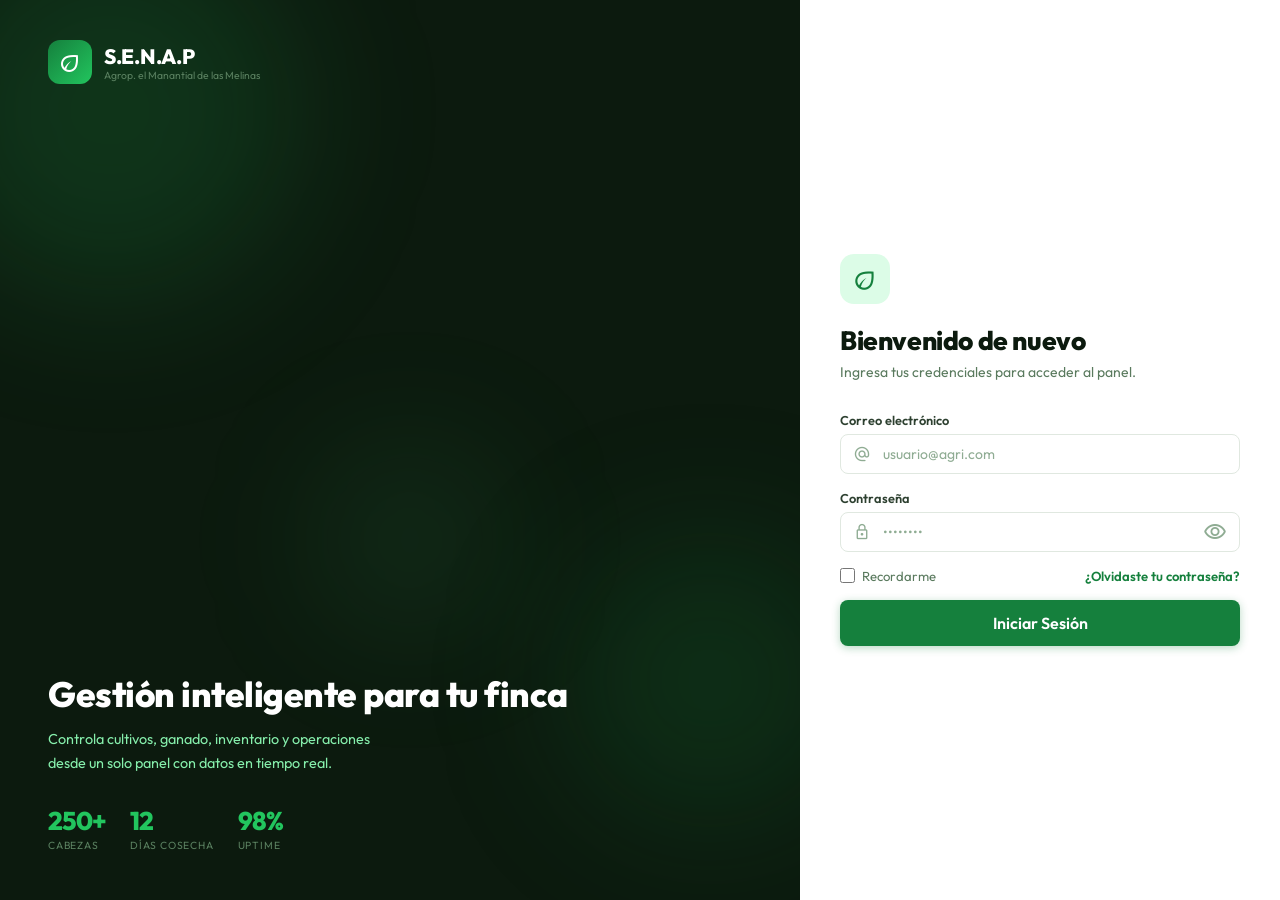
<file: vista/index.html>
<!DOCTYPE html>
<html lang="es">
<head>
<meta charset="UTF-8"/>
<meta http-equiv="refresh" content="0; url=login.html"/>
<title>S.E.N.A.P</title>
<script>window.location.href = 'login.html';</script>
</head>
<body></body>
</html>
</file>
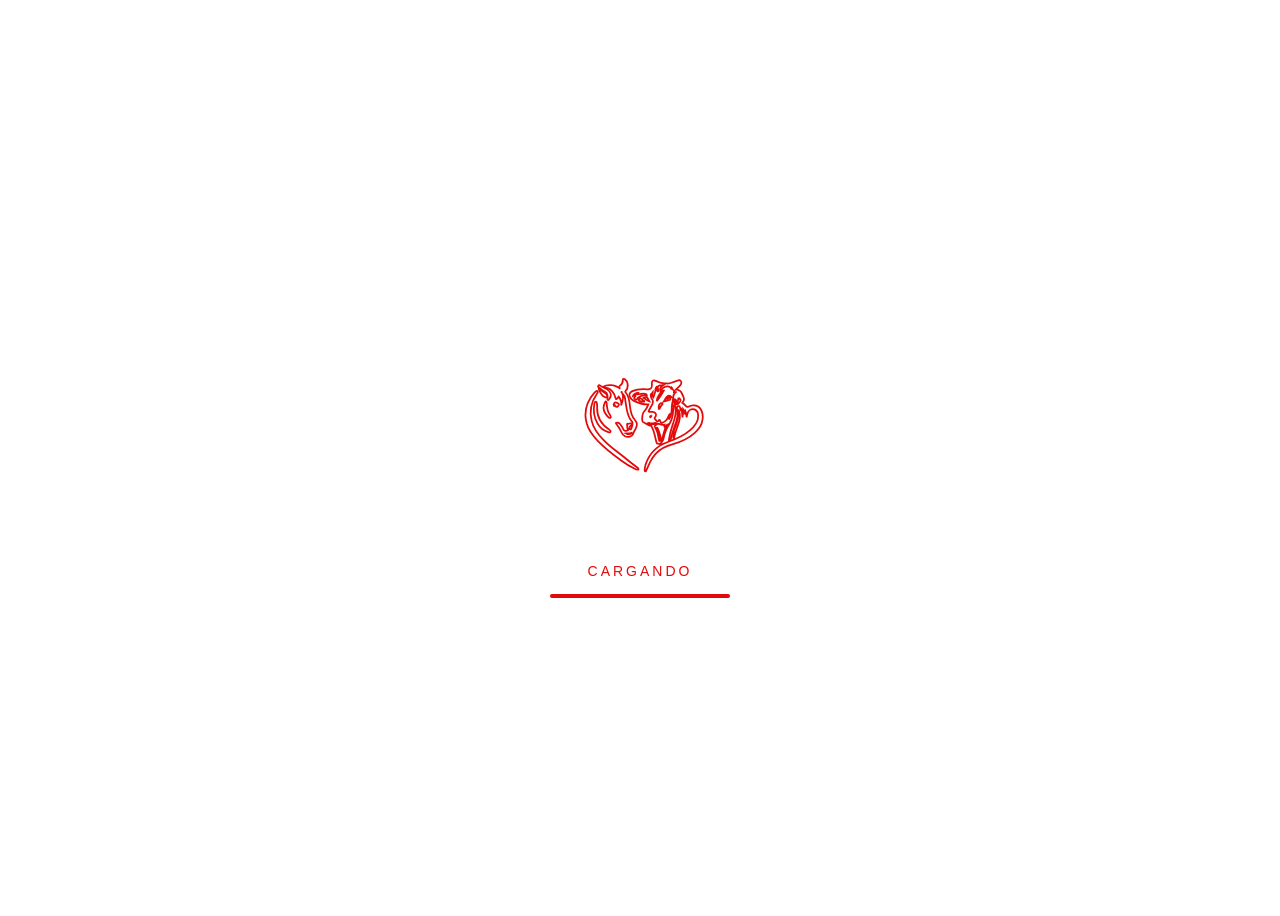
<file: LOGO.html>
<!DOCTYPE html>
<html lang="es">
<head>
<meta charset="UTF-8">
<title>Preloader PRO</title>

<style>
body{
    display:flex;
    justify-content:center;
    align-items:center;
    height:100vh;
    background:#ffffff;
    overflow:hidden;
}

/* CONTENEDOR GENERAL (YA NO TIENE ZOOM) */
.loader{
    display:flex;
    flex-direction:column;
    align-items:center;
}

/* CONTENEDOR SOLO DEL LOGO */
.logo{
    animation: zoomIn 2s ease forwards;
}

/* SVG */
svg{
    width:220px;
}

/* PATHS */
path{
    fill:none;
    stroke:#e20a0a;
    stroke-width:0.8;

    stroke-dasharray:1000;
    stroke-dashoffset:1000;

    filter: drop-shadow(0 0 8px #2e2a2a00);

    animation: draw 2s ease forwards;
}

/* DIBUJO */
@keyframes draw{
    to{
        stroke-dashoffset:0;
    }
}

/* ZOOM SOLO PARA EL LOGO */
@keyframes zoomIn{
    0%{
        transform:scale(0.6);
        opacity:0;
    }
    100%{
        transform:scale(1);
        opacity:1;
    }
}

/* TEXTO */
.loader-text{
    margin-top:20px;
    font-family:Arial;
    font-size:14px;
    letter-spacing:3px;
    color:#e20a0a;
}

/* BARRA (YA NO SE MUEVE) */
.progress{
    margin-top:15px;
    width:180px;
    height:4px;
    background:#222;
    border-radius:10px;
    overflow:hidden;
}

.bar{
    height:100%;
    width:0%;
    background:#e20a0a;
    box-shadow:0 0 10px #e20a0a;

    animation: loading 3s ease forwards;
}

/* CARGA */
@keyframes loading{
    from{ width:0%; }
    to{ width:100%; }
}
</style>
</head>

<body>

<div class="loader">

    <!-- SOLO ESTE HACE ZOOM -->
    <div class="logo">
        <svg viewBox="0 0 100 100">
<g>
	<path d="M55.4,33.7c-0.7,0.6-0.6,1.3-0.3,2c0.1,0.2,0.1,0.4,0.3,0.6c0.7,1,0.6,2-0.1,3c-0.5,0.8-0.9,1.6-1.3,2.4   c-0.2,0.4-0.1,0.5,0.3,0.5c0.5,0,1,0.1,1.4,0c1-0.1,1.9,1,1.5,1.8c0,0.1-0.1,0.2-0.1,0.3c-0.1,0.3-0.6,0.6-0.5,0.9   c0.2,0.4,0.6,0.7,0.9,1.1c0.4,0.4,0.7,0.2,1-0.1c0.1-0.1,0-0.3,0.3-0.3s0.2,0.3,0.3,0.4c0.2,0.7,0.6,1,1.2,0.8   c0.6-0.2,1-0.6,1.4-0.9c0.8-0.6,1-1.5,1.4-2.3c0.2-0.3,0.2-0.9,0.7-0.8c0.3,0.1,0,0.6-0.1,0.9c-0.2,0.6-0.4,1.1-0.6,1.7   c1.7-2.1,1.1-4.7,1.5-7.1c0.6,0.7,0.8,1.5,0.6,2.2c-0.2,0.9-0.2,1.8-0.3,2.7c-0.2,1.4-0.6,2.7-1.4,4c-1.4,2.1-2.4,4.4-2.8,6.9   c-0.1,0.8-0.8,1.4-1.1,2.1c-0.2,0.4-1,0.2-1.5,0.2c-0.4,0-0.5-0.2-0.6-0.6c-0.4-1.5-0.7-3-1.1-4.4c-0.2-1-0.7-1.9-1.1-2.8   c-0.1-0.3-0.3-0.4-0.6-0.4c-0.1,0-0.1,0-0.2,0c-1.1-0.4-2-1.2-3.1-1.7c-0.3-0.2-0.4-0.6-0.4-1c0-1.5-0.2-3,1.3-4.3   c0.8-0.7,1.1-1.8,1.5-2.7c-2.4,0.1-4.6-0.6-6.6-1.6c-0.7-0.3-1.2-0.8-1.6-1.4c-0.8-1.2-0.5-2.3,0.9-3c1.8-0.8,3.8-1,5.8-0.9   c0.2,0,0.5,0.1,0.7,0.1c1.8,0.2,2.6-0.6,2.4-2.2c-0.1-0.4-0.1-0.8,0.1-1.2c0.2-0.7,0.7-0.9,1.3-0.6c0.8,0.4,1.8,0.7,2.7,1   c0.8,0.3,1.7,0.2,2.5,0.3c1.4,0.2,2.5-0.4,3.7-0.8c0.4-0.2,0.9-0.4,1.3-0.5c0.5-0.2,1.1-0.3,1.5,0.1c0.5,0.4,0.4,0.8,0.2,1.3   c-0.2,0.6-0.7,1.1-1.1,1.5s-0.8,0.7-1.2,1.1c0.3,0.2,0.5,0.1,0.8,0.2c0.6,0.2,1.2,0.4,1.5,1c0.4,0.7,0.7,1.4,1,2.1   c0.5,1,0.4,1.9-0.5,2.8c0.6,0.4,1.1,0.8,1.6,1.4c0.3,0.4,0.7,0.5,1.3,0.3c0.6-0.2,1.2-0.4,1.8-0.5c1.5-0.3,2.7,0.2,3.5,1.4   c1.1,1.6,1.3,3.4,1,5.2c-0.3,2.4-1.7,4.3-3.5,5.9c-2.8,2.5-6.2,4.1-9.9,5.1c-3.1,0.8-5.8,2.1-7.9,4.4c-1,1.1-1.9,2.4-2.5,3.7   c-0.6,1.3-1.2,2.6-1.8,3.9c-0.1,0.2-0.1,0.4-0.4,0.4c-0.3,0-0.3-0.3-0.3-0.5c0-0.9,0.2-1.7,0.4-2.5c1.6-5,4.9-8.6,10.4-10.5   c3.6-1.3,7.1-2.8,9.9-5.3c1.6-1.4,3-2.9,3.5-5c0.2-1,0.3-2.1-0.1-3.1C75.7,41.6,75,41,74.1,41c-1.1,0-2.2,0.9-2.5,1.8   c-0.2,0.6-0.3,1.3-0.4,1.9c-0.2-1-0.2-2-0.6-3c-0.2,0.3-0.2,0.7-0.3,1.1c-0.4-0.6-0.2-1.3-0.7-1.9c0,1.4,0,2.6-0.3,3.8   c-0.1-0.7-0.1-1.4-0.2-2.1c-0.1-0.7-0.2-1.4-0.5-2.1c0,0.4,0,0.8,0,1.2c-0.3-0.6-0.3-1.2-0.5-1.8c-0.1-0.4-0.2-0.4-0.7-0.3   c-0.8,0.2-0.7,0.5-0.6,1.1c0.4,2.1,0.3,4.2-0.4,6.2c-0.9,2.5-1.9,5.1-2.4,7.7c-0.1,0.5-0.3,0.8-0.9,0.8c0-0.8,0.2-1.5,0.4-2.3   c0.4-2.6,1.5-5.2,2.2-7.7s0.7-5-0.2-7.5c0-0.1-0.1-0.2-0.1-0.3s-0.1-0.1-0.1-0.2c-0.3,0.1-0.1,0.5-0.5,0.6c0.1-0.9,0.2-1.7,0.3-2.6   c0.1-0.9,0.4-1.6,1.2-2.2c-0.4-0.3-0.6,0-0.9,0c0-0.2,0.2-0.3,0.3-0.6c-0.9,0-0.7-0.8-1.2-1.3c0,0.3-0.1,0.5-0.1,0.7   c-0.4-1.3-1.6-1.5-2.8-1.3c-1.3,0.2-1.7,1.3-2.3,2.2c-0.4-0.9,0-2,1.2-2.8c-0.7,0-1.3,0-1.8,0.2c-0.5,0.1-0.7,0.5-0.6,0.9   c0.1,0.4,0.1,0.9,0.2,1.3c0,0.1,0.1,0.3-0.1,0.4c-0.2,0.1-0.3-0.1-0.4-0.2c-0.4-0.5-0.5-1.1-0.2-1.7c0.1,0,0.1-0.1,0.1-0.2   c-0.1-0.1-0.1,0-0.2,0.1c-0.4,0.3-0.5,0.7-0.5,1.2c0.1,1.2-0.6,2.3-0.9,3.5c-0.8-0.7-0.7-1.4-0.3-2.2c0-0.1,0-0.1,0-0.2   C55.5,33.6,55.5,33.7,55.4,33.7z M58.8,55.6c0.1,0,0.1,0,0.2,0c0-0.3,0-0.5-0.1-0.8c-0.3-1.6-0.7-3.2-1.3-4.8   c-0.1-0.2-0.2-0.5,0-0.6c0.3-0.1,0.4,0.2,0.5,0.4c0.5,1,0.8,2.1,1.1,3.2c0.2,0.9,0.2,1.8,0.7,2.6c0.5-2.5,1-5,2.3-7.4   c-0.6,0.3-0.6,0.8-1,1c-0.3-0.4-0.2-0.7-0.1-1.1c-1.2,0.3-2.1-0.7-3.3-0.5c-0.5-0.5-1.1-0.4-1.8-0.2c-0.5,0.1-1,0-1.5-0.1   c-0.3-0.1-0.7-0.1-1,0.1c0.3,0,0.6,0.1,0.9,0.2c0.7,0.3,1.4,0.4,2.1,0.1c0.4-0.2,0.7-0.1,1.1,0.2c-0.2,0.1-0.3,0.2-0.4,0.3   c-0.6,0.3-0.7,0.6-0.3,1.1c0.5,0.8,0.8,1.6,1.1,2.5C58.2,53.1,58.5,54.3,58.8,55.6z M53.1,35c0.1-0.7-0.1-0.9-0.8-1   c-1-0.1-2,0-2.9,0.2c-0.4,0.1-0.7,0.1-1.1,0c0.2-0.3,0.6-0.3,0.8-0.6c-1.1,0-2.2,0.7-2.3,1.4c0.2-0.1,0.3-0.2,0.5-0.3   s0.4-0.1,0.6,0.1c0.2,0.2,0,0.3-0.1,0.5c-0.1,0.1-0.1,0.2-0.2,0.2c-0.3,0.3-0.5,0.6,0,0.9c0.4,0.2,0.8,0.6,1.1-0.1   c0.1-0.3,0.4-0.5,0.7-0.7C50.5,34.8,51.8,34.5,53.1,35z M67.5,35.8c-0.2,0.8-0.2,1.6-0.7,2.3c-0.3-0.3-0.2-0.8-0.4-1.1   c-0.1-0.3-0.3-0.6-0.7-0.6c-0.4,0-0.5,0.3-0.6,0.7c0.5-0.2,0.6,0.1,0.7,0.3c0.2,0.4,0.3,0.7,0.5,1.1c0.2,0.4,0.4,0.4,0.8,0.2   s0.6-0.6,0.9-0.9C68.7,36.8,68.7,36.8,67.5,35.8z M52.3,37.6c-0.7-0.4-1.2-1-1.8-1.4c-0.4-0.3-0.7,0.1-1,0.4   c-0.3,0.2,0,0.4,0.2,0.6C50.5,37.6,51.4,37.6,52.3,37.6z M51.2,35.8c1.3,0.3,1.8,1.4,3.1,1.7c-0.4-0.7-0.7-1.3-1-1.9l-0.1-0.1   C52.6,36,52,35.5,51.2,35.8z M55.3,43.9c-0.2,0-0.4,0.1-0.5,0.2c-0.1,0.1-0.4,0.3-0.2,0.5s0.3-0.1,0.4-0.2   C55.2,44.2,55.3,44.1,55.3,43.9z"/>
	<path d="M41.9,33.7c0.9,1.9,0.3,3.7-0.5,5.6c0.3-1.4-0.1-2.8-1.1-4c-0.2,0.3-0.4,0.6-0.7,0.9c-0.1,0.1-0.2,0.3-0.5,0.2   c-0.2-0.1-0.1-0.2-0.2-0.4c-0.2-0.7-0.4-1.4-0.8-2.1c-0.8-1.4-1.9-2.4-3.7-2.7c-0.4-0.1-0.8-0.2-1.1-0.4c0.7-0.5,2.3-0.8,3.9-0.7   c1.1,0,1.5,0.2,3.6,1.4c0.1-0.1,0-0.2-0.1-0.3c-0.3-0.3-0.2-0.5,0.1-0.8c0.9-0.7,1.5-1.6,1.4-2.8c0-0.2,0-0.4,0.2-0.4   c0.2-0.1,0.4,0,0.6,0.1c0.8,0.6,1.3,1.4,1.4,2.3c0.1,1.2,0,2.3-1,3.2c-0.2,0.2-0.2,0.3,0,0.5c1.6,1.7,1.8,3.9,2,6   c0.1,1.4,0.4,2.7,0.8,4c0.3,0.9,0.8,1.8,1.5,2.6c1.1,1.2,1.1,2.5,0.4,3.8c-0.4,0.8-1,1.6-1.2,2.5c-0.3,1.2-2.4,1.7-3.7,1.1   c-0.8-0.4-1.3-1-1.6-1.7c-0.6-1.4-1.4-2.7-2.4-4c-0.3-0.3-0.1-0.5,0.2-0.5c0.6-0.1,1,0.1,1.4,0.5c0.7,0.8,1.2,1.6,1.6,2.5   c0.3,0.8,1.3,1,2.1,0.5c0.2-0.1,0.2-0.2,0.1-0.4c-0.6-0.6-0.3-1.5-0.5-2.2c0-0.2,0.1-0.4,0.3-0.4c0.5,0.1,0.8-0.1,1.2-0.2   c0.2,0,0.5,0,0.6,0.2s0.1,0.4-0.1,0.6c-0.2,0.2-0.3,0.3-0.5,0.5s-0.4,0.4-0.4,0.7s-0.1,0.8,0.4,0.8c0.4,0.1,0.4-0.3,0.5-0.6   c0.3-0.8,0.7-1.5,0.5-2.4c-0.1-0.3-0.1-0.5-0.3-0.7c-1.1-1-1.5-2.4-1.9-3.7c-0.7-2.2-0.8-4.4-1.2-6.6   C43.2,35.4,42.7,34.5,41.9,33.7z M41.8,33.5C41.8,33.6,41.9,33.7,41.8,33.5C42,33.5,41.9,33.5,41.8,33.5c0-0.2,0-0.4-0.2-0.4   C41.5,33.3,41.6,33.4,41.8,33.5z M46.5,51.7c-0.2-0.1-0.4,0.1-0.6,0.1c-0.7,0.3-1.5,0.1-2.2,0.2l0,0l0,0   C44.7,52.5,45.6,52.5,46.5,51.7L46.5,51.7C46.5,51.6,46.5,51.6,46.5,51.7C46.4,51.7,46.5,51.7,46.5,51.7z M41.4,32.9L41.4,32.9   C41.4,33,41.4,33,41.4,32.9C41.5,33,41.5,33,41.4,32.9C41.5,32.9,41.5,32.9,41.4,32.9z"/>
	<path d="M25.2,43.7c0-4.1,1.5-7.3,4.1-10.2c0.3-0.3,0.5-0.5,0.9-0.7c0.2-0.1,0.4-0.1,0.6,0.1c0.1,0.1,0.1,0.3,0,0.5   c-0.2,0.3-0.3,0.5-0.5,0.8c-2.6,3.7-3.3,7.7-2.3,12c0.8,3.6,3,6.4,5.6,9c2.5,2.7,5.6,4.8,8.5,7.1c2.3,1.8,4.5,3.6,6.8,5.3   c0.1,0.1,0.2,0.2,0.3,0.3c0.1,0.1,0.2,0.2,0.1,0.4c-0.1,0.2-0.2,0.2-0.4,0.2c-0.5,0.1-0.9-0.2-1.3-0.4c-2.1-1.1-4.1-2.3-6-3.7   c-3.8-2.7-7.5-5.6-10.7-8.9c-2.3-2.4-4.3-4.9-5.1-8C25.5,46.2,25.2,44.8,25.2,43.7z"/>
	<path d="M30.5,40.3c-0.1,4.3,1.9,7.6,5.7,10.1c0.4,0.3,0.6,0.5,0.4,0.9c-0.2,0.4-0.7,0.2-1,0.1c-2.2-0.6-3.8-1.9-4.8-3.7   c-1.7-2.9-2.2-6-1.5-9.3c0.1-0.4,0.2-0.8,0.6-0.8s0.5,0.5,0.5,0.8c0.1,0.3,0.1,0.6,0.1,0.9C30.6,39.7,30.5,40,30.5,40.3z"/>
	<path d="M35.2,36c0.2-0.4,0-0.9,0-1.4c-0.1-0.6-0.4-1.2-1.1-1.5c-1-0.4-1.8-1-2.5-1.8c-0.1-0.1-0.2-0.2-0.4-0.3   c-0.4-0.2-0.3-0.5-0.1-0.7c0.2-0.3,0.5-0.3,0.7-0.1c1,0.9,2.3,1.2,3.4,1.9c1.7,1.1,2.1,2.9,0.8,4.3c-0.2,0.2-0.3,0.5-0.6,0.4   C35.1,36.6,35.2,36.3,35.2,36z"/>
	<path d="M33.4,40.4c0-0.9,0.3-1.7,0.7-2.5c0.1-0.2,0.1-0.4,0.4-0.4c0.3,0,0.3,0.3,0.3,0.5c0.1,1,0.2,2,0.4,3   c0.2,0.8,0.4,1.5,0.9,2.2c0.3,0.4,0.5,0.8,0.6,1.2c0.1,0.2,0.1,0.4-0.1,0.5c-0.2,0.1-0.4,0.1-0.6,0c-0.1,0-0.2-0.1-0.2-0.1   C34.4,43.5,33.5,42.1,33.4,40.4z"/>
	<path d="M65.3,54.4c-0.4-0.6-0.3-1.3-0.2-1.9c0.2-1.4,0.6-2.8,1.2-4.1c0.8-2.1,1.3-4.2,1-6.4c0-0.1,0-0.1,0-0.2   c0-0.2-0.1-0.4,0.1-0.4s0.3,0.2,0.3,0.3c0.4,1,0.5,2.1,0.4,3.2c-0.1,1.5-0.6,3-1.2,4.4c-0.6,1.5-1.2,3.1-1.4,4.7   C65.6,54.2,65.5,54.3,65.3,54.4z"/>
	<path d="M31.2,31.4c0.8,1.1,1.9,1.7,3.1,2.4c0.6,0.3,0.9,1.2,0.7,1.7c-0.1,0.3-0.2,0.3-0.5,0.2c-0.4-0.2-0.9-0.4-1.3-0.7   C32.3,34.2,31.2,32.3,31.2,31.4z"/>
	<path d="M62.6,35.9c0.2,0.3,0.4-0.1,0.6-0.1c0.3,0,0.6,0,0.7,0.3c0.1,0.2-0.1,0.4-0.2,0.5c-0.1,0.1-0.1,0.1-0.2,0.2   c-0.9,0.3-1.8,0.3-2.7,0.7c0.5-0.7,0.8-1.4,1.3-2c0.6-0.9,1.5-1,2.2,0C63.6,35.4,63.1,35.6,62.6,35.9c0,0.3-0.6,0.6,0.1,0.9   C62.3,36.5,62.9,36.2,62.6,35.9z"/>
	<path d="M57.6,37.4c-0.1-1.5,2-4.7,3.2-4.8C60,34.3,58.8,35.8,57.6,37.4z"/>
	<path d="M38.2,39.4c-0.4-0.5-0.3-0.8,0.1-1.2c0.4-0.4,0.8-0.3,1.3-0.1c0.1,0.1,0.2,0.1,0.3,0.2c0.3,0.2,0.7,0.5,0.5,0.7   c-0.3,0.3-0.2,0.8-0.7,0.9c-0.4,0.1-0.8-0.2-1-0.5c-0.1-0.2-0.2-0.4-0.5-0.5C38.1,39.1,38.2,39.2,38.2,39.4   C38.3,39.4,38.2,39.4,38.2,39.4z"/>
	<path d="M58.6,41.2c-0.2-1-0.4-1.9,0.5-2.7c0.3-0.3,0.7-0.3,1-0.1c0.4,0.3,0,0.5-0.2,0.7c-0.5,0.5-0.8,1.1-1,1.7   C58.7,40.9,58.6,41,58.6,41.2z"/>
	<path d="M38.3,39.3c0.1,0.1,0.1,0.2,0,0.2c-0.2,0.1-0.1-0.1-0.2-0.2C38.2,39.4,38.3,39.4,38.3,39.3z"/>
	
</g>
        </svg>
    </div>

    <div class="loader-text">CARGANDO</div>

    <div class="progress">
        <div class="bar"></div>
    </div>

</div>

</body>
</html>
</file>
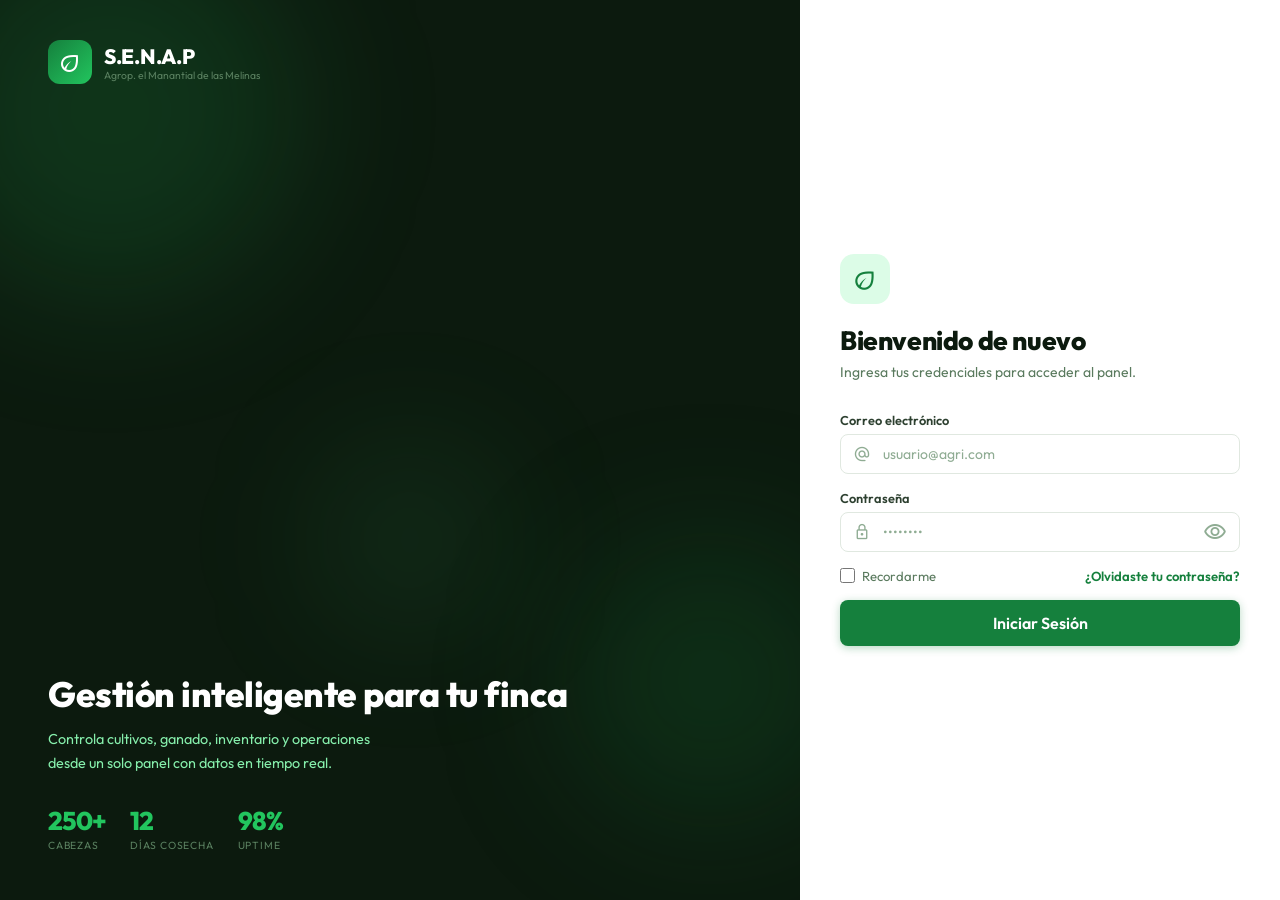
<file: vista/login.html>
<!DOCTYPE html>
<html lang="es" data-theme="light">
<head>
  <meta charset="UTF-8"/>
  <meta name="viewport" content="width=device-width, initial-scale=1.0"/>
  <title>S.E.N.A.P — Iniciar Sesión</title>
  <link rel="stylesheet" href="css/vars.css"/>
  <link rel="stylesheet" href="css/components.css"/>
  <link rel="stylesheet" href="css/auth.css"/>
  <style>
    body { display: flex; min-height: 100vh; }
  </style>
</head>
<body>

<div id="toastContainer"></div>
<div id="pushContainer"></div>

<div class="auth-screen">

  <!-- LEFT -->
  <div class="auth-left">
    <div class="auth-left-blob"></div>
    <div class="auth-left-blob"></div>
    <div class="auth-left-blob"></div>
    <div class="auth-brand">
      <div class="auth-brand-icon"><span class="icon material-symbols-rounded">eco</span></div>
      <div>
        <div class="auth-brand-name">S.E.N.A.P</div>
        <div class="auth-brand-tag">Agrop. el Manantial de las Melinas</div>
      </div>
    </div>
    <div class="auth-left-content">
      <h2>Gestión inteligente para tu finca</h2>
      <p>Controla cultivos, ganado, inventario y operaciones desde un solo panel con datos en tiempo real.</p>
      <div class="auth-stats">
        <div>
          <div class="auth-stat-val">250+</div>
          <div class="auth-stat-lbl">Cabezas</div>
        </div>
        <div>
          <div class="auth-stat-val">12</div>
          <div class="auth-stat-lbl">Días cosecha</div>
        </div>
        <div>
          <div class="auth-stat-val">98%</div>
          <div class="auth-stat-lbl">Uptime</div>
        </div>
      </div>
    </div>
  </div>

  <!-- RIGHT -->
  <div class="auth-right">
    <div class="auth-top-bar">
      
    </div>

    <div class="auth-right-inner">
      <div class="auth-panel active">

        <div class="auth-icon-wrap green">
          <span class="icon material-symbols-rounded">eco</span>
        </div>
        <div class="auth-title">Bienvenido de nuevo</div>
        <div class="auth-subtitle">Ingresa tus credenciales para acceder al panel.</div>

        <div class="auth-alert error" id="loginAlert">
          <span class="icon material-symbols-rounded">error</span>
          <span id="loginAlertMsg">Correo o contraseña incorrectos.</span>
        </div>

        <form class="auth-form-gap" id="loginForm" novalidate>
          <div class="form-group">
            <label class="form-label">Correo electrónico</label>
            <div class="input-icon-wrap">
              <span class="icon material-symbols-rounded input-icon">alternate_email</span>
              <input type="email" id="loginEmail" class="form-control" placeholder="usuario@agri.com" autocomplete="email" required/>
            </div>
          </div>
          <div class="form-group">
            <label class="form-label">Contraseña</label>
            <div class="input-icon-wrap">
              <span class="icon material-symbols-rounded input-icon">lock</span>
              <input type="password" id="loginPw" class="form-control" placeholder="••••••••" autocomplete="current-password" required/>
              <button type="button" class="input-icon-right" onclick="togglePw('loginPw', this)">
                <span class="icon material-symbols-rounded">visibility</span>
              </button>
            </div>
          </div>

          <div style="display:flex;justify-content:space-between;align-items:center;font-size:.82rem;">
            <label style="display:flex;align-items:center;gap:7px;cursor:pointer;color:var(--text-3);">
              <input type="checkbox" id="rememberMe" style="accent-color:var(--brand);width:15px;height:15px;"/> Recordarme
            </label>
            <a class="auth-link" href="recuperar.html">¿Olvidaste tu contraseña?</a>
          </div>

          <button type="submit" class="btn btn-primary btn-lg" style="width:100%;justify-content:center;" id="loginBtn">
            Iniciar Sesión
          </button>
        </form>

      </div>
    </div>
  </div>

</div>

<script src="js/utils.js"></script>
<script>
'use strict';

const USERS = [
  { email:'admin@agri.com', pw:'admin123', name:'Alex Rivera', role:'Gerente de Finca', avatar:'https://i.pravatar.cc/80?img=11' },
];

function togglePw(inputId, btn) {
  const inp = document.getElementById(inputId);
  const ic  = btn.querySelector('.icon');
  inp.type  = inp.type === 'password' ? 'text' : 'password';
  ic.textContent = inp.type === 'password' ? 'visibility' : 'visibility_off';
}

document.getElementById('loginForm').addEventListener('submit', function(e) {
  e.preventDefault();
  const email   = document.getElementById('loginEmail').value.trim().toLowerCase();
  const pw      = document.getElementById('loginPw').value;
  const btn     = document.getElementById('loginBtn');
  const alertEl = document.getElementById('loginAlert');

  alertEl.classList.remove('show');
  btn.disabled = true;
  btn.innerHTML = '<div class="spinner"></div> Verificando…';

  setTimeout(() => {
    const user = USERS.find(u => u.email === email && u.pw === pw);
    if (user) {
      setSession(user);
      if (document.getElementById('rememberMe').checked)
        localStorage.setItem('agri_remember', email);
      toast('¡Bienvenido!', `Hola ${user.name.split(' ')[0]} 🌿`, 'success');
      setTimeout(() => window.location.href = 'dashboard.html', 900);
    } else {
      document.getElementById('loginAlertMsg').textContent = 'Correo o contraseña incorrectos.';
      alertEl.classList.add('show');
      document.getElementById('loginPw').classList.add('error');
      setTimeout(() => document.getElementById('loginPw').classList.remove('error'), 2000);
      btn.disabled = false;
      btn.innerHTML = 'Iniciar Sesión';
    }
  }, 900);
});

(function() {
  const rem = localStorage.getItem('agri_remember');
  if (rem) document.getElementById('loginEmail').value = rem;
})();
</script>
</body>
</html>
</file>
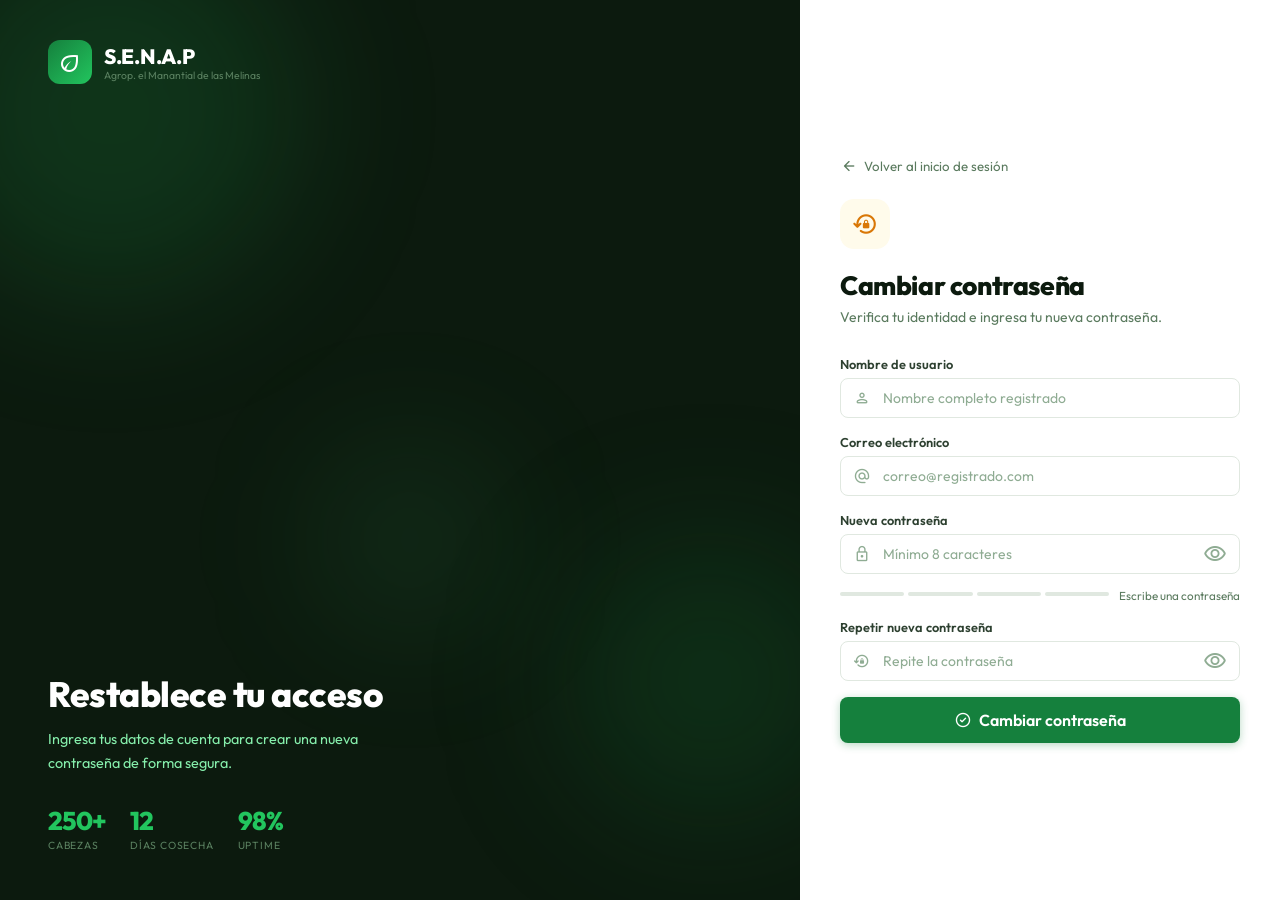
<file: vista/recuperar.html>
<!DOCTYPE html>
<html lang="es" data-theme="light">
<head>
  <meta charset="UTF-8"/>
  <meta name="viewport" content="width=device-width, initial-scale=1.0"/>
  <title>S.E.N.A.P — Recuperar Contraseña</title>
  <link rel="stylesheet" href="css/vars.css"/>
  <link rel="stylesheet" href="css/components.css"/>
  <link rel="stylesheet" href="css/auth.css"/>
  <style>
    body { display: flex; min-height: 100vh; }

    .pw-strength { margin-top: 8px; display: flex; align-items: center; gap: 10px; }
    .pw-bars     { display: flex; gap: 4px; flex: 1; }
    .pw-bar      { height: 4px; flex: 1; border-radius: 99px; background: var(--border); transition: background .25s; }
    .pw-bar.weak  { background: var(--red); }
    .pw-bar.fair  { background: var(--yellow); }
    .pw-bar.good  { background: var(--brand); }
    .pw-label    { font-size: .73rem; color: var(--text-3); white-space: nowrap; }

    .success-screen {
      display: none;
      flex-direction: column;
      align-items: center;
      text-align: center;
      gap: 14px;
      padding: 10px 0;
    }
    .success-screen.show { display: flex; }
    .success-circle {
      width: 72px; height: 72px; border-radius: 50%;
      background: var(--green-bg);
      display: flex; align-items: center; justify-content: center;
    }
    .success-circle .icon { font-size: 36px; color: var(--brand); }
    .success-screen h3 { font-size: 1.25rem; font-weight: 800; color: var(--text); }
    .success-screen p  { font-size: .85rem; color: var(--text-3); line-height: 1.5; }
  </style>
</head>
<body>

<div id="toastContainer"></div>
<div id="pushContainer"></div>

<div class="auth-screen">

  <!-- LEFT -->
  <div class="auth-left">
    <div class="auth-left-blob"></div>
    <div class="auth-left-blob"></div>
    <div class="auth-left-blob"></div>
    <div class="auth-brand">
      <div class="auth-brand-icon"><span class="icon material-symbols-rounded">eco</span></div>
      <div>
        <div class="auth-brand-name">S.E.N.A.P</div>
        <div class="auth-brand-tag"> Agrop. el Manantial de las Melinas</div>
      </div>
    </div>
    <div class="auth-left-content">
      <h2>Restablece tu acceso</h2>
      <p>Ingresa tus datos de cuenta para crear una nueva contraseña de forma segura.</p>
      <div class="auth-stats">
        <div>
          <div class="auth-stat-val">250+</div>
          <div class="auth-stat-lbl">Cabezas</div>
        </div>
        <div>
          <div class="auth-stat-val">12</div>
          <div class="auth-stat-lbl">Días cosecha</div>
        </div>
        <div>
          <div class="auth-stat-val">98%</div>
          <div class="auth-stat-lbl">Uptime</div>
        </div>
      </div>
    </div>
  </div>

  <!-- RIGHT -->
  <div class="auth-right">
    <div class="auth-top-bar">
      
    </div>

    <div class="auth-right-inner">
      <div class="auth-panel active">

        <!-- Volver al login -->
        <a class="back-link" href="login.html">
          <span class="icon material-symbols-rounded">arrow_back</span> Volver al inicio de sesión
        </a>

        <!-- Formulario -->
        <div id="formSection">
          <div class="auth-icon-wrap yellow">
            <span class="icon material-symbols-rounded">lock_reset</span>
          </div>
          <div class="auth-title">Cambiar contraseña</div>
          <div class="auth-subtitle">Verifica tu identidad e ingresa tu nueva contraseña.</div>

          <div class="auth-alert error" id="recAlert">
            <span class="icon material-symbols-rounded">error</span>
            <span id="recAlertMsg"></span>
          </div>

          <form class="auth-form-gap" id="recoverForm" novalidate>

            <div class="form-group">
              <label class="form-label">Nombre de usuario</label>
              <div class="input-icon-wrap">
                <span class="icon material-symbols-rounded input-icon">person</span>
                <input type="text" id="recUser" class="form-control" placeholder="Nombre completo registrado" required/>
              </div>
            </div>

            <div class="form-group">
              <label class="form-label">Correo electrónico</label>
              <div class="input-icon-wrap">
                <span class="icon material-symbols-rounded input-icon">alternate_email</span>
                <input type="email" id="recEmail" class="form-control" placeholder="correo@registrado.com" required/>
              </div>
            </div>

            <div class="form-group">
              <label class="form-label">Nueva contraseña</label>
              <div class="input-icon-wrap">
                <span class="icon material-symbols-rounded input-icon">lock</span>
                <input type="password" id="recPw" class="form-control" placeholder="Mínimo 8 caracteres"
                       oninput="checkStrength(this.value)" required/>
                <button type="button" class="input-icon-right" onclick="togglePw('recPw', this)">
                  <span class="icon material-symbols-rounded">visibility</span>
                </button>
              </div>
              <div class="pw-strength">
                <div class="pw-bars">
                  <div class="pw-bar" id="bar1"></div>
                  <div class="pw-bar" id="bar2"></div>
                  <div class="pw-bar" id="bar3"></div>
                  <div class="pw-bar" id="bar4"></div>
                </div>
                <span class="pw-label" id="pwLabel">Escribe una contraseña</span>
              </div>
            </div>

            <div class="form-group">
              <label class="form-label">Repetir nueva contraseña</label>
              <div class="input-icon-wrap">
                <span class="icon material-symbols-rounded input-icon">lock_reset</span>
                <input type="password" id="recPw2" class="form-control" placeholder="Repite la contraseña" required/>
                <button type="button" class="input-icon-right" onclick="togglePw('recPw2', this)">
                  <span class="icon material-symbols-rounded">visibility</span>
                </button>
              </div>
            </div>

            <button type="submit" class="btn btn-primary btn-lg" style="width:100%;justify-content:center;" id="recBtn">
              <span class="icon material-symbols-rounded">check_circle</span> Cambiar contraseña
            </button>

          </form>
        </div>

        <!-- Pantalla de éxito -->
        <div class="success-screen" id="successSection">
          <div class="success-circle">
            <span class="icon material-symbols-rounded">check_circle</span>
          </div>
          <h3>¡Contraseña actualizada!</h3>
          <p>Tu contraseña fue cambiada correctamente.<br>Ya puedes iniciar sesión con tus nuevas credenciales.</p>
          <a href="login.html" class="btn btn-primary btn-lg" style="width:100%;justify-content:center;margin-top:6px;">
            <span class="icon material-symbols-rounded">login</span> Ir al inicio de sesión
          </a>
        </div>

      </div>
    </div>
  </div>

</div>

<script src="js/utils.js"></script>
<script>
'use strict';

// Mismos usuarios del login — en un proyecto real esto vendría del backend
const USERS = [
  { email:'admin@agri.com', pw:'admin123', name:'Alex Rivera', role:'Gerente de Finca', avatar:'https://i.pravatar.cc/80?img=11' },
];

function togglePw(inputId, btn) {
  const inp = document.getElementById(inputId);
  const ic  = btn.querySelector('.icon');
  inp.type  = inp.type === 'password' ? 'text' : 'password';
  ic.textContent = inp.type === 'password' ? 'visibility' : 'visibility_off';
}

function checkStrength(pw) {
  let s = 0;
  if (pw.length >= 8) s++;
  if (/[A-Z]/.test(pw)) s++;
  if (/[0-9]/.test(pw)) s++;
  if (/[^A-Za-z0-9]/.test(pw)) s++;
  const clsMap = ['', 'weak', 'fair', 'good', 'good'];
  const lblMap = ['', 'Débil', 'Regular', 'Buena', 'Muy segura'];
  [1, 2, 3, 4].forEach((n, i) => {
    const b = document.getElementById('bar' + n);
    b.className = 'pw-bar' + (i < s ? ` ${clsMap[s]}` : '');
  });
  document.getElementById('pwLabel').textContent = s > 0 ? lblMap[s] : 'Escribe una contraseña';
}

function showError(msg) {
  document.getElementById('recAlertMsg').textContent = msg;
  document.getElementById('recAlert').classList.add('show');
}
function hideError() {
  document.getElementById('recAlert').classList.remove('show');
}

document.getElementById('recoverForm').addEventListener('submit', function(e) {
  e.preventDefault();
  hideError();

  const userName = document.getElementById('recUser').value.trim();
  const email    = document.getElementById('recEmail').value.trim().toLowerCase();
  const pw       = document.getElementById('recPw').value;
  const pw2      = document.getElementById('recPw2').value;
  const btn      = document.getElementById('recBtn');

  // Validaciones
  if (!userName || !email || !pw || !pw2) return showError('Por favor completa todos los campos.');
  if (pw.length < 8) return showError('La nueva contraseña debe tener al menos 8 caracteres.');
  if (pw !== pw2) return showError('Las contraseñas no coinciden. Verifícalas.');

  // Verificar identidad
  const user = USERS.find(u =>
    u.email === email &&
    u.name.toLowerCase() === userName.toLowerCase()
  );

  if (!user) return showError('Los datos ingresados no coinciden con ningún usuario registrado.');

  // Simular cambio
  btn.disabled = true;
  btn.innerHTML = '<div class="spinner"></div> Procesando…';

  setTimeout(() => {
    user.pw = pw; // actualizar en memoria
    document.getElementById('formSection').style.display  = 'none';
    document.getElementById('successSection').classList.add('show');
    toast('Contraseña cambiada', 'Ya puedes iniciar sesión.', 'success', 4000);
  }, 1000);
});
</script>
</body>
</html>
</file>
<file: vista/css/vars.css>
/* ═══════════════════════════════════════════
   S.E.N.A.P — DESIGN TOKENS & BASE
   vars.css
═══════════════════════════════════════════ */

@import url('https://fonts.googleapis.com/css2?family=Outfit:wght@300;400;500;600;700;800;900&family=JetBrains+Mono:wght@400;500&display=swap');
@import url('https://fonts.googleapis.com/css2?family=Material+Symbols+Rounded:opsz,wght,FILL,GRAD@20..48,100..700,0..1,-50..200');

/* ── LIGHT ── */
:root, [data-theme="light"] {
  --brand:        #15803d;
  --brand-lt:     #22c55e;
  --brand-dk:     #052e16;
  --brand-bg:     #f0fdf4;
  --brand-muted:  #dcfce7;

  --bg:           #f5f7f5;
  --surface:      #ffffff;
  --surface-2:    #f8faf8;
  --surface-3:    #eef2ee;

  --border:       #e0e8e0;
  --border-2:     #d0d8d0;

  --text:         #0c1a0e;
  --text-2:       #2d4030;
  --text-3:       #5a7a5e;
  --text-4:       #8fac93;

  --sidebar-bg:   #0c1a0e;
  --sidebar-text: #c8e6ca;
  --sidebar-muted:#5a8060;
  --sidebar-w:    256px;

  --topbar-bg:    #ffffff;
  --modal-bg:     #ffffff;
  --input-bg:     #ffffff;

  --red:          #dc2626;
  --red-bg:       #fef2f2;
  --yellow:       #d97706;
  --yellow-bg:    #fffbeb;
  --blue:         #2563eb;
  --blue-bg:      #eff6ff;
  --purple:       #7c3aed;
  --purple-bg:    #f5f3ff;

  --shadow-sm:    0 1px 3px rgba(0,0,0,.06), 0 1px 2px rgba(0,0,0,.04);
  --shadow:       0 4px 16px rgba(0,0,0,.08);
  --shadow-lg:    0 12px 40px rgba(0,0,0,.14);
  --shadow-xl:    0 24px 60px rgba(0,0,0,.18);

  --radius-sm:    8px;
  --radius:       14px;
  --radius-lg:    20px;
  --radius-xl:    28px;

  --dt-hover:     #f0fdf4;
  --dt-stripe:    #fafbfa;

  --transition:   .2s cubic-bezier(.4,0,.2,1);
  --spring:       .35s cubic-bezier(.34,1.56,.64,1);
}

/* ── DARK ── */
[data-theme="dark"] {
   --brand:        #15803d;
  --brand-lt:     #22c55e;
  --brand-dk:     #052e16;
  --brand-bg:     #f0fdf4;
  --brand-muted:  #dcfce7;

  --bg:           #f5f7f5;
  --surface:      #ffffff;
  --surface-2:    #f8faf8;
  --surface-3:    #eef2ee;

  --border:       #e0e8e0;
  --border-2:     #d0d8d0;

  --text:         #0c1a0e;
  --text-2:       #2d4030;
  --text-3:       #5a7a5e;
  --text-4:       #8fac93;

  --sidebar-bg:   #0c1a0e;
  --sidebar-text: #c8e6ca;
  --sidebar-muted:#5a8060;
  --sidebar-w:    256px;

  --topbar-bg: #0c1a0e;
  --topbar-text: #ffffff;
  
  --modal-bg:     #ffffff;
  --input-bg:     #ffffff;

  --red:          #dc2626;
  --red-bg:       #fef2f2;
  --yellow:       #d97706;
  --yellow-bg:    #fffbeb;
  --blue:         #2563eb;
  --blue-bg:      #eff6ff;
  --purple:       #7c3aed;
  --purple-bg:    #f5f3ff;

  --shadow-sm:    0 1px 3px rgba(0,0,0,.06), 0 1px 2px rgba(0,0,0,.04);
  --shadow:       0 4px 16px rgba(0,0,0,.08);
  --shadow-lg:    0 12px 40px rgba(0,0,0,.14);
  --shadow-xl:    0 24px 60px rgba(0,0,0,.18);

  --radius-sm:    8px;
  --radius:       14px;
  --radius-lg:    20px;
  --radius-xl:    28px;

  --dt-hover:     #f0fdf4;
  --dt-stripe:    #fafbfa;

  --transition:   .2s cubic-bezier(.4,0,.2,1);
  --spring:       .35s cubic-bezier(.34,1.56,.64,1);
}

/* ── BASE ── */
*, *::before, *::after { box-sizing: border-box; margin: 0; padding: 0; }
html { scroll-behavior: smooth; -webkit-tap-highlight-color: transparent; }
body {
  font-family: 'Outfit', sans-serif;
  background: var(--bg);
  color: var(--text);
  min-height: 100vh;
  overflow-x: hidden;
  transition: background var(--transition), color var(--transition);
  -webkit-font-smoothing: antialiased;
}
img { display: block; max-width: 100%; }
button { font-family: inherit; cursor: pointer; }
a { text-decoration: none; color: inherit; }
input, select, textarea { font-family: inherit; }

/* ── SCROLLBAR ── */
::-webkit-scrollbar { width: 5px; height: 5px; }
::-webkit-scrollbar-track { background: transparent; }
::-webkit-scrollbar-thumb { background: var(--border-2); border-radius: 99px; }

/* ── SELECTION ── */
::selection { background: var(--brand-muted); color: var(--brand-dk); }
</file>
<file: vista/css/components.css>
/* ═══════════════════════════════════════════
   S.E.N.A.P — COMPONENTS
   components.css
═══════════════════════════════════════════ */

/* ── BUTTONS ── */
.btn {
  display: inline-flex; align-items: center; gap: 7px;
  padding: 10px 20px; border-radius: var(--radius-sm);
  font-size: .875rem; font-weight: 600; border: none;
  transition: all var(--transition); white-space: nowrap;
  position: relative; overflow: hidden; cursor: pointer;
  font-family: 'Outfit', sans-serif;
}
.btn .icon { font-size: 18px; }
.btn::after {
  content: ''; position: absolute; inset: 0;
  background: rgba(255,255,255,0); transition: background .15s;
}
.btn:hover::after { background: rgba(255,255,255,.08); }
.btn:active { transform: scale(.97); }

.btn-primary {
  background: var(--brand); color: #fff;
  box-shadow: 0 2px 8px rgba(21,128,61,.3);
}
.btn-primary:hover { background: var(--brand-lt); box-shadow: 0 4px 16px rgba(21,128,61,.4); transform: translateY(-1px); }

.btn-secondary {
  background: var(--surface); color: var(--text-2);
  border: 1.5px solid var(--border);
}
.btn-secondary:hover { border-color: var(--brand); color: var(--brand); background: var(--brand-bg); }

.btn-danger { background: var(--red); color: #fff; }
.btn-danger:hover { opacity: .88; transform: translateY(-1px); }

.btn-ghost {
  background: transparent; color: var(--text-3);
  border: 1.5px solid var(--border);
}
.btn-ghost:hover { background: var(--surface-2); color: var(--text); }

.btn-icon {
  width: 38px; height: 38px; padding: 0;
  border-radius: var(--radius-sm); border: 1.5px solid var(--border);
  background: var(--surface); color: var(--text-3);
  display: inline-flex; align-items: center; justify-content: center;
  flex-shrink: 0;
}
.btn-icon:hover { background: var(--surface-2); color: var(--brand); border-color: var(--brand); }
.btn-icon .icon { font-size: 18px; }

.btn-sm { padding: 7px 14px; font-size: .8rem; }
.btn-lg { padding: 13px 26px; font-size: 1rem; }

/* ── BADGES ── */
.badge {
  display: inline-flex; align-items: center; gap: 4px;
  padding: 3px 10px; border-radius: 99px;
  font-size: .72rem; font-weight: 700; letter-spacing: .3px;
}
.badge-green  { background: var(--brand-muted); color: var(--brand); }
.badge-red    { background: var(--red-bg); color: var(--red); }
.badge-yellow { background: var(--yellow-bg); color: var(--yellow); }
.badge-blue   { background: var(--blue-bg); color: var(--blue); }
.badge-purple { background: var(--purple-bg); color: var(--purple); }
.badge-gray   { background: var(--surface-3); color: var(--text-3); border: 1px solid var(--border); }
.badge-dot::before {
  content: ''; width: 6px; height: 6px; border-radius: 50%;
  background: currentColor; flex-shrink: 0;
}

/* ── FORMS ── */
.form-group { display: flex; flex-direction: column; gap: 6px; }
.form-label { font-size: .8rem; font-weight: 600; color: var(--text-2); }
.form-hint  { font-size: .73rem; color: var(--text-4); }

.form-control {
  width: 100%; padding: 10px 14px;
  border: 1.5px solid var(--border); border-radius: var(--radius-sm);
  background: var(--input-bg); color: var(--text);
  font-size: .875rem; font-family: 'Outfit', sans-serif;
  outline: none; transition: border var(--transition), box-shadow var(--transition), background var(--transition);
}
.form-control:focus {
  border-color: var(--brand);
  box-shadow: 0 0 0 3px rgba(21,128,61,.14);
}
.form-control::placeholder { color: var(--text-4); }
.form-control.error { border-color: var(--red); box-shadow: 0 0 0 3px rgba(220,38,38,.1); }
.form-control:disabled { opacity: .55; cursor: not-allowed; }

.input-icon-wrap { position: relative; }
.input-icon-wrap .form-control { padding-left: 42px; }
.input-icon-wrap .input-icon {
  position: absolute; left: 13px; top: 50%; transform: translateY(-50%);
  font-size: 18px; color: var(--text-4); pointer-events: none;
}
.input-icon-wrap .input-icon-right {
  position: absolute; right: 13px; top: 50%; transform: translateY(-50%);
  font-size: 18px; color: var(--text-4); cursor: pointer;
  background: none; border: none; padding: 0; line-height: 0;
  transition: color var(--transition);
}
.input-icon-wrap .input-icon-right:hover { color: var(--brand); }

.form-row { display: grid; grid-template-columns: 1fr 1fr; gap: 14px; }

/* ── MODAL ── */
.modal-overlay {
  position: fixed; inset: 0; z-index: 600;
  background: rgba(0,0,0,.55);
  backdrop-filter: blur(6px);
  display: flex; align-items: center; justify-content: center; padding: 16px;
  opacity: 0; pointer-events: none;
  transition: opacity .25s;
}
.modal-overlay.open { opacity: 1; pointer-events: all; }
.modal-overlay.open .modal-box { transform: translateY(0) scale(1); opacity: 1; }
.modal-box {
  background: var(--modal-bg); border-radius: var(--radius-lg);
  width: 100%; max-width: 520px; overflow: hidden;
  border: 1px solid var(--border);
  box-shadow: var(--shadow-xl);
  transform: translateY(24px) scale(.97); opacity: 0;
  transition: transform .32s cubic-bezier(.34,1.3,.64,1), opacity .25s;
}
.modal-box.sm { max-width: 380px; }
.modal-box.lg { max-width: 680px; }
.modal-header {
  padding: 22px 24px 18px; border-bottom: 1px solid var(--border);
  display: flex; align-items: flex-start; justify-content: space-between; gap: 12px;
}
.modal-title { font-size: 1.05rem; font-weight: 700; color: var(--text); }
.modal-subtitle { font-size: .8rem; color: var(--text-3); margin-top: 2px; }
.modal-close {
  width: 32px; height: 32px; border-radius: 8px; flex-shrink: 0;
  background: none; border: none; cursor: pointer; color: var(--text-4);
  display: flex; align-items: center; justify-content: center;
  transition: background var(--transition), color var(--transition);
}
.modal-close:hover { background: var(--surface-2); color: var(--text); }
.modal-body { padding: 24px; display: flex; flex-direction: column; gap: 16px; }
.modal-footer {
  padding: 0 24px 22px; display: flex; gap: 10px; justify-content: flex-end;
}

/* ── CARD ── */
.card {
  background: var(--surface); border-radius: var(--radius);
  border: 1px solid var(--border); box-shadow: var(--shadow-sm);
  transition: background var(--transition), border var(--transition);
}
.card:hover { box-shadow: var(--shadow); }
.card-header {
  padding: 18px 22px; border-bottom: 1px solid var(--border);
  display: flex; align-items: center; justify-content: space-between; gap: 12px;
}
.card-title {
  font-size: .95rem; font-weight: 700; color: var(--text);
  display: flex; align-items: center; gap: 8px;
}
.card-title .icon { font-size: 18px; color: var(--brand); }
.card-body { padding: 22px; }
.card-footer { padding: 14px 22px; border-top: 1px solid var(--border); }

/* ── TOAST ── */
#toastContainer {
  position: fixed; bottom: 24px; right: 24px; z-index: 900;
  display: flex; flex-direction: column; gap: 10px;
  pointer-events: none;
}
.toast {
  display: flex; align-items: flex-start; gap: 12px;
  padding: 14px 18px; border-radius: var(--radius);
  background: var(--surface); border: 1px solid var(--border);
  box-shadow: var(--shadow-lg);
  max-width: 360px; pointer-events: all;
  transform: translateX(120%); opacity: 0;
  transition: transform .35s cubic-bezier(.34,1.2,.64,1), opacity .25s;
}
.toast.show { transform: translateX(0); opacity: 1; }
.toast.hide { transform: translateX(120%); opacity: 0; }
.toast-icon {
  width: 34px; height: 34px; border-radius: 8px; flex-shrink: 0;
  display: flex; align-items: center; justify-content: center;
}
.toast-icon .icon { font-size: 18px; }
.toast-success .toast-icon { background: var(--brand-muted); color: var(--brand); }
.toast-error   .toast-icon { background: var(--red-bg);      color: var(--red); }
.toast-warning .toast-icon { background: var(--yellow-bg);   color: var(--yellow); }
.toast-info    .toast-icon { background: var(--blue-bg);     color: var(--blue); }
.toast-title { font-size: .875rem; font-weight: 600; color: var(--text); line-height: 1.3; }
.toast-msg   { font-size: .78rem; color: var(--text-3); margin-top: 2px; }
.toast-close {
  margin-left: auto; background: none; border: none;
  color: var(--text-4); cursor: pointer; flex-shrink: 0;
  padding: 2px; border-radius: 4px; line-height: 0;
}
.toast-close:hover { color: var(--text); }
.toast-close .icon { font-size: 16px; }

/* ── PUSH NOTIFICATION ── */
#pushContainer {
  position: fixed; top: 80px; right: 24px; z-index: 890;
  display: flex; flex-direction: column; gap: 10px;
  max-width: 360px; width: calc(100vw - 48px);
  pointer-events: none;
}
.push-card {
  background: var(--surface); border: 1px solid var(--border);
  border-radius: var(--radius); box-shadow: var(--shadow-lg);
  padding: 16px; display: flex; gap: 12px; align-items: flex-start;
  pointer-events: all;
  transform: translateX(120%); opacity: 0;
  transition: transform .4s cubic-bezier(.34,1.2,.64,1), opacity .3s;
  border-left: 4px solid var(--brand);
}
.push-card.show { transform: translateX(0); opacity: 1; }
.push-card.push-error  { border-left-color: var(--red); }
.push-card.push-warning{ border-left-color: var(--yellow); }
.push-card.push-info   { border-left-color: var(--blue); }
.push-icon { font-size: 22px; color: var(--brand); line-height: 1; flex-shrink: 0; }
.push-card.push-error .push-icon  { color: var(--red); }
.push-card.push-warning .push-icon{ color: var(--yellow); }
.push-card.push-info .push-icon   { color: var(--blue); }
.push-content { flex: 1; min-width: 0; }
.push-title { font-size: .875rem; font-weight: 700; color: var(--text); }
.push-body  { font-size: .78rem; color: var(--text-3); margin-top: 3px; line-height: 1.45; }
.push-time  { font-size: .7rem; color: var(--text-4); margin-top: 6px; display: flex; align-items: center; gap: 3px; }
.push-close {
  background: none; border: none; color: var(--text-4);
  cursor: pointer; padding: 0; line-height: 0; flex-shrink: 0;
}
.push-close:hover { color: var(--text); }
.push-close .icon { font-size: 16px; }

/* ── PROGRESS BAR ── */
.progress {
  height: 6px; background: var(--surface-3); border-radius: 99px; overflow: hidden;
}
.progress-bar {
  height: 100%; border-radius: 99px;
  background: linear-gradient(90deg, var(--brand), var(--brand-lt));
  transition: width .6s cubic-bezier(.4,0,.2,1);
}
.progress-bar.danger  { background: linear-gradient(90deg, var(--red), #f87171); }
.progress-bar.warning { background: linear-gradient(90deg, var(--yellow), #fbbf24); }

/* ── SKELETON LOADER ── */
.skeleton {
  background: linear-gradient(90deg, var(--surface-2) 25%, var(--surface-3) 50%, var(--surface-2) 75%);
  background-size: 200% 100%;
  animation: shimmer 1.4s infinite;
  border-radius: var(--radius-sm);
}
@keyframes shimmer { from { background-position: 200% 0; } to { background-position: -200% 0; } }

/* ── DIVIDER ── */
.divider { height: 1px; background: var(--border); }
.divider-text {
  display: flex; align-items: center; gap: 12px;
  font-size: .75rem; color: var(--text-4);
}
.divider-text::before, .divider-text::after { content: ''; flex: 1; height: 1px; background: var(--border); }

/* ── EMPTY STATE ── */
.empty-state {
  text-align: center; padding: 60px 24px; display: flex;
  flex-direction: column; align-items: center; gap: 12px;
}
.empty-icon { font-size: 52px; color: var(--border-2); margin-bottom: 4px; }
.empty-title { font-size: 1rem; font-weight: 700; color: var(--text-2); }
.empty-desc  { font-size: .85rem; color: var(--text-4); max-width: 280px; line-height: 1.55; }

/* ── STAT CARD ── */
.stat-card {
  background: var(--surface); border-radius: var(--radius);
  border: 1px solid var(--border); padding: 20px 22px;
  display: flex; flex-direction: column; gap: 12px;
  transition: all var(--transition); position: relative; overflow: hidden;
}
.stat-card:hover { transform: translateY(-2px); box-shadow: var(--shadow); }
.stat-card-glow {
  position: absolute; top: -30px; right: -30px; width: 100px; height: 100px;
  border-radius: 50%; opacity: .06; pointer-events: none;
}
.stat-icon-wrap {
  width: 42px; height: 42px; border-radius: 10px;
  display: flex; align-items: center; justify-content: center;
}
.stat-icon-wrap .icon { font-size: 22px; }
.si-green  { background: var(--brand-muted); color: var(--brand); }
.si-green  .stat-card-glow { background: var(--brand); }
.si-red    { background: var(--red-bg);    color: var(--red); }
.si-yellow { background: var(--yellow-bg); color: var(--yellow); }
.si-blue   { background: var(--blue-bg);   color: var(--blue); }
.si-purple { background: var(--purple-bg); color: var(--purple); }
.stat-label { font-size: .72rem; font-weight: 700; text-transform: uppercase; letter-spacing: .8px; color: var(--text-3); }
.stat-value { font-size: 2rem; font-weight: 800; color: var(--text); line-height: 1; letter-spacing: -1px; }
.stat-delta { font-size: .75rem; display: flex; align-items: center; gap: 3px; color: var(--text-3); }
.delta-up  { color: var(--brand); }
.delta-dn  { color: var(--red); }
.delta-up .icon, .delta-dn .icon { font-size: 14px; }

/* ── THEME TOGGLE ── */
.theme-btn {
  width: 38px; height: 38px; border-radius: var(--radius-sm);
  border: 1.5px solid var(--border); background: var(--surface);
  display: flex; align-items: center; justify-content: center;
  cursor: pointer; color: var(--text-3);
  transition: all var(--transition);
}
.theme-btn:hover { color: var(--brand); background: var(--brand-bg); border-color: var(--brand); }
.theme-btn .icon { font-size: 20px; }
[data-theme="dark"] .theme-btn .icon { color: #fbbf24; }

/* ── SPINNER ── */
.spinner {
  width: 18px; height: 18px; border: 2.5px solid rgba(255,255,255,.3);
  border-top-color: #fff; border-radius: 50%; animation: spin .65s linear infinite;
}
@keyframes spin { to { transform: rotate(360deg); } }

/* ── NOTIFICATION BELL BADGE ── */
.notif-wrap { position: relative; }
.notif-badge {
  position: absolute; top: 6px; right: 6px;
  width: 8px; height: 8px; border-radius: 50%; background: var(--red);
  border: 2px solid var(--topbar-bg);
  animation: pulse-dot 2s infinite;
}
@keyframes pulse-dot {
  0%, 100% { transform: scale(1); }
  50%       { transform: scale(1.3); }
}
</file>
<file: vista/css/auth.css>
/* ═══════════════════════════════════════════
   S.E.N.A.P — AUTH STYLES
   auth.css
═══════════════════════════════════════════ */

.auth-screen {
  width: 100%;
  min-height: auto; display: flex;
  
}

/* ── LEFT PANEL ── */
.auth-left {
  width: 800px; flex-shrink: 0; position: relative; overflow: hidden;
  background: var(--sidebar-bg);
  display: flex; flex-direction: column; justify-content: flex-end; padding: 48px;
}
.auth-left-blob {
  position: absolute; border-radius: 50%; filter: blur(70px); pointer-events: none;
  animation: blob-drift 10s ease-in-out infinite alternate;
}
.auth-left-blob:nth-child(1) { width: 380px; height: 380px; background: rgba(34,197,94,.15); top: -80px; left: -80px; }
.auth-left-blob:nth-child(2) { width: 280px; height: 280px; background: rgba(21,128,61,.2); bottom: 80px; right: -50px; animation-delay: -4s; }
.auth-left-blob:nth-child(3) { width: 180px; height: 180px; background: rgba(74,222,128,.1); top: 50%; left: 40%; animation-delay: -7s; }
@keyframes blob-drift { from { transform: translate(0,0) scale(1); } to { transform: translate(20px, 15px) scale(1.08); } }

.auth-brand {
  position: absolute; top: 40px; left: 48px; z-index: 1;
  display: flex; align-items: center; gap: 12px;
}
.auth-brand-icon {
  width: 44px; height: 44px; border-radius: 12px;
  background: linear-gradient(135deg, var(--brand), var(--brand-lt));
  display: flex; align-items: center; justify-content: center;
}
.auth-brand-icon .icon { font-size: 24px; color: #fff; }
.auth-brand-name { font-size: 1.3rem; font-weight: 800; color: #fff; letter-spacing: -.3px; }
.auth-brand-tag  { font-size: .65rem; color: var(--sidebar-muted); }

.auth-left-content { position: relative; z-index: 1; }
.auth-left-content h2 {
  font-size: 2.2rem; font-weight: 800; color: #fff;
  line-height: 1.15; margin-bottom: 14px; letter-spacing: -.5px;
}
.auth-left-content p { color: #86efac; font-size: .9rem; line-height: 1.65; max-width: 340px; }

.auth-stats { display: flex; gap: 24px; margin-top: 28px; }
.auth-stat-val { font-size: 1.6rem; font-weight: 800; color: var(--brand-lt); letter-spacing: -1px; }
.auth-stat-lbl { font-size: .65rem; color: var(--sidebar-muted); text-transform: uppercase; letter-spacing: .8px; margin-top: 2px; }

/* ── RIGHT PANEL ── */
.auth-right {
  flex: 1; background: var(--surface);
  display: flex; align-items: center; justify-content: center;
  padding: 40px 24px; position: relative; overflow-y: auto;
}
.auth-right-inner { width: 100%; max-width: 400px; }

.auth-top-bar {
  position: absolute; top: 20px; right: 20px;
  display: flex; gap: 8px; align-items: center;
}

/* ── PANELS ── */
.auth-panel { display: none; animation: panel-in .35s cubic-bezier(.4,0,.2,1); }
.auth-panel.active { display: block; }
@keyframes panel-in { from { opacity: 0; transform: translateY(12px); } to { opacity: 1; transform: translateY(0); } }

.auth-icon-wrap {
  width: 50px; height: 50px; border-radius: 14px;
  display: flex; align-items: center; justify-content: center;
  margin-bottom: 20px;
}
.auth-icon-wrap.green  { background: var(--brand-muted); color: var(--brand); }
.auth-icon-wrap.yellow { background: var(--yellow-bg);   color: var(--yellow); }
.auth-icon-wrap.blue   { background: var(--blue-bg);     color: var(--blue); }
.auth-icon-wrap .icon  { font-size: 26px; }

.auth-title    { font-size: 1.65rem; font-weight: 800; color: var(--text); letter-spacing: -.4px; margin-bottom: 5px; }
.auth-subtitle { font-size: .875rem; color: var(--text-3); margin-bottom: 28px; line-height: 1.55; }
.auth-link { color: var(--brand); font-weight: 600; cursor: pointer; transition: opacity .15s; }
.auth-link:hover { opacity: .78; text-decoration: underline; }

.auth-form-gap { display: flex; flex-direction: column; gap: 16px; }

/* Password strength bars */
.pw-strength { margin-top: 6px; }
.pw-bars { display: flex; gap: 4px; margin-bottom: 4px; }
.pw-bar { flex: 1; height: 4px; border-radius: 99px; background: var(--border); transition: background .3s; }
.pw-bar.weak { background: var(--red); }
.pw-bar.fair { background: var(--yellow); }
.pw-bar.good { background: var(--brand); }
.pw-label { font-size: .71rem; color: var(--text-4); }

/* OTP */
.otp-wrap { display: flex; gap: 10px; justify-content: center; margin: 8px 0; }
.otp-input {
  width: 58px; height: 62px; border: 2px solid var(--border);
  border-radius: var(--radius-sm); text-align: center;
  font-size: 1.5rem; font-weight: 700; color: var(--text);
  background: var(--input-bg); outline: none;
  transition: border var(--transition), box-shadow var(--transition);
  font-family: 'JetBrains Mono', monospace;
}
.otp-input:focus { border-color: var(--brand); box-shadow: 0 0 0 3px rgba(21,128,61,.14); }
.otp-input.filled { border-color: var(--brand); background: var(--brand-bg); }
.otp-input.error  { border-color: var(--red); animation: shake .3s; }
@keyframes shake {
  0%, 100% { transform: translateX(0); }
  20%, 60%  { transform: translateX(-5px); }
  40%, 80%  { transform: translateX(5px); }
}

/* Alert inline */
.auth-alert {
  border-radius: var(--radius-sm); padding: 10px 14px;
  font-size: .82rem; display: none; align-items: center; gap: 8px;
  border: 1px solid; margin-bottom: 10px;
}
.auth-alert.show { display: flex; }
.auth-alert.error   { background: var(--red-bg);    border-color: rgba(220,38,38,.2); color: var(--red); }
.auth-alert.success { background: var(--brand-muted); border-color: rgba(21,128,61,.2); color: var(--brand); }
.auth-alert .icon   { font-size: 18px; flex-shrink: 0; }

/* Back link */
.back-link {
  display: inline-flex; align-items: center; gap: 6px;
  color: var(--text-3); font-size: .83rem; cursor: pointer;
  margin-bottom: 24px; transition: color var(--transition);
}
.back-link:hover { color: var(--brand); }
.back-link .icon { font-size: 18px; }

/* Demo badge */
.demo-hint {
  background: var(--surface-2); border: 1px solid var(--border);
  border-radius: var(--radius-sm); padding: 10px 14px;
  font-size: .78rem; color: var(--text-3); text-align: center; margin-top: 4px;
}
.demo-hint strong { color: var(--text); font-family: 'JetBrains Mono', monospace; font-size: .75rem; }

/* ── RESPONSIVE AUTH ── */
@media (max-width: 900px) {
  .auth-left { display: none; }
  .auth-right { border-radius: 0; }
}
@media (max-width: 480px) {
  .auth-right { padding: 32px 16px; }
}
</file>
